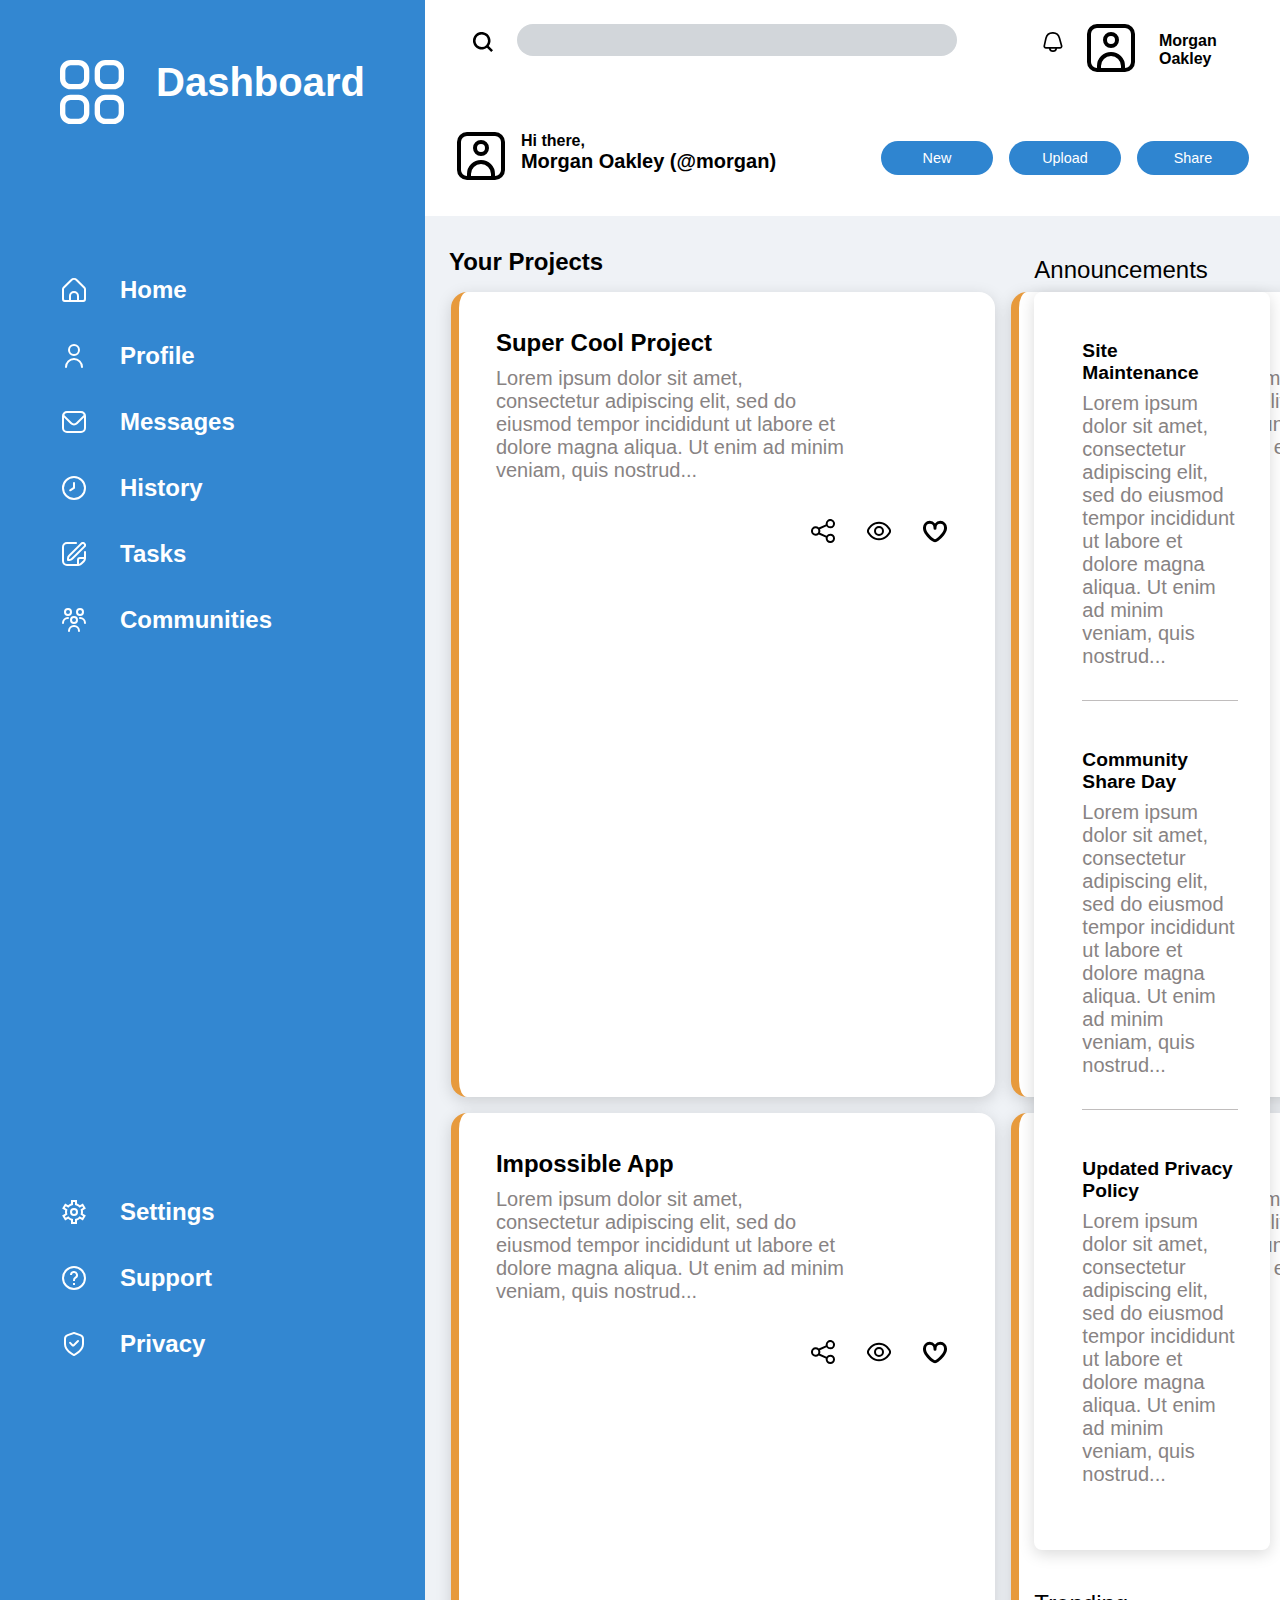
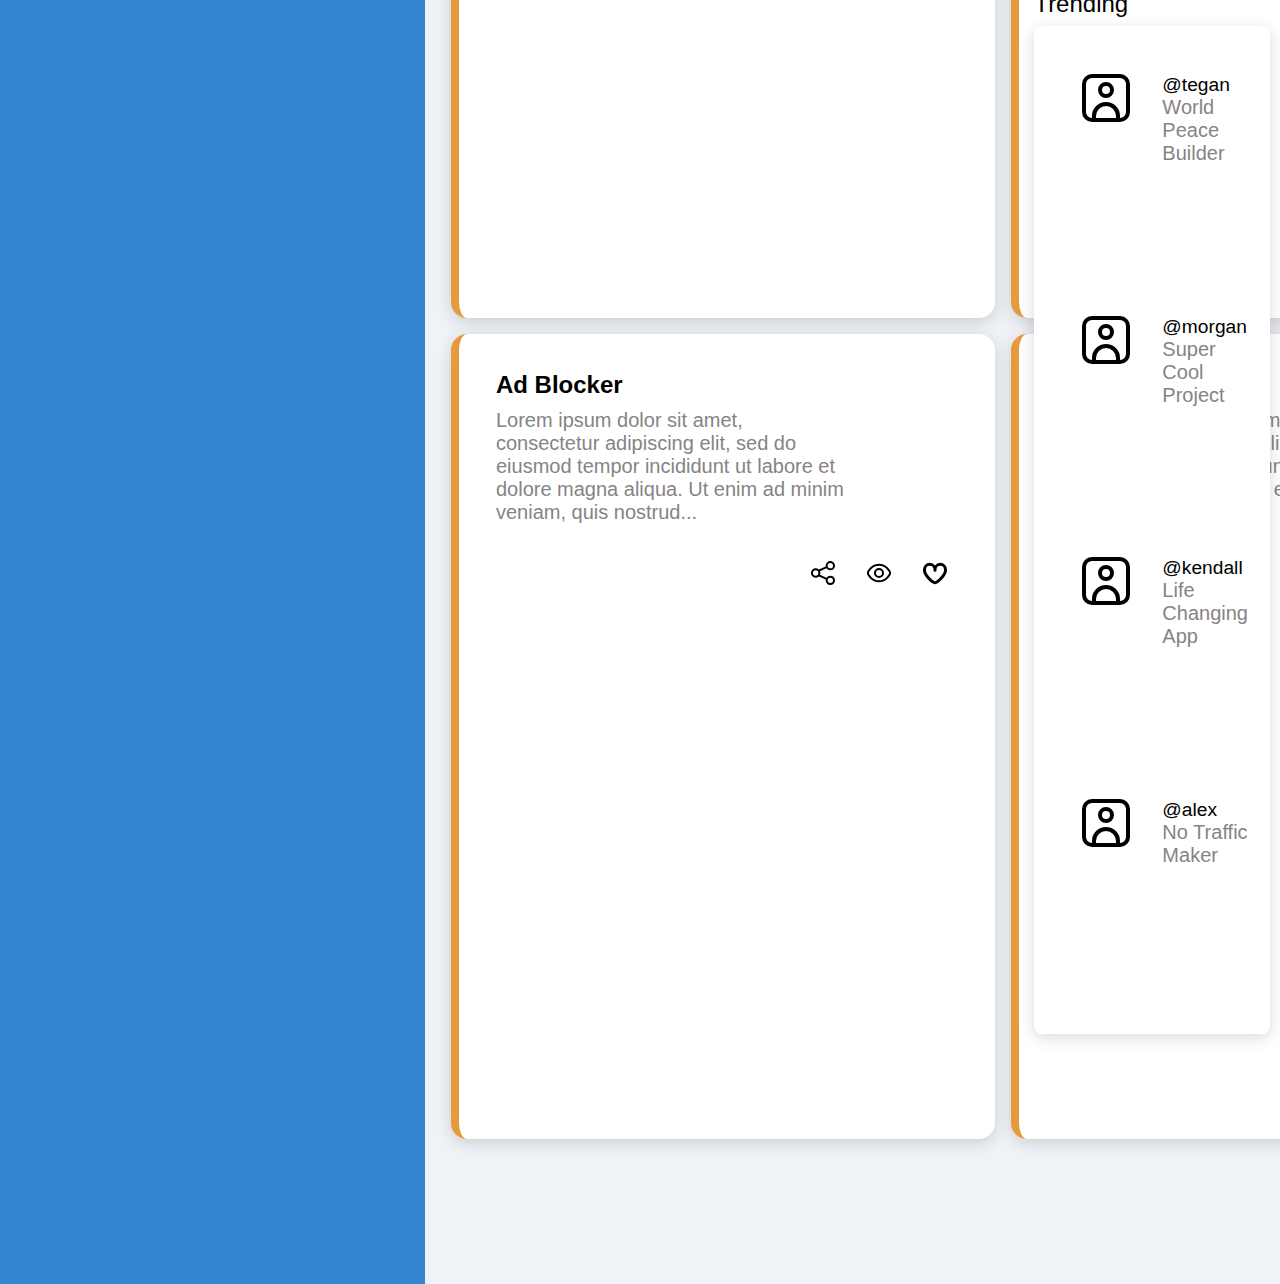
<file: AdminDashboard/index.html>
<!DOCTYPE html>
<html lang="en">
<head>
    <meta charset="UTF-8">
    <meta name="viewport" content="width=device-width, initial-scale=1.0">
    <link rel="stylesheet" href="main.css">
    <title>Admin Dashboard</title>
</head>
<body>
    <div class="body">
        <div class="header-one">
            <div class="searchArea">
                <button id="search-btn" aria-label="Search">
                    <?xml version="1.0" encoding="UTF-8"?>
                    <svg class="search-svg" fill="currentColor" xmlns="http://www.w3.org/2000/svg" id="Isolation_Mode" data-name="Isolation Mode" viewBox="0 0 24 24"><path d="M18.9,16.776A10.539,10.539,0,1,0,16.776,18.9l5.1,5.1L24,21.88ZM10.5,18A7.5,7.5,0,1,1,18,10.5,7.507,7.507,0,0,1,10.5,18Z"/></svg>
                </button>
                <input type="text" name="searchItem" id="searchItem">
            </div>
            <div class="Profile">
                <button id="notification">
                    <?xml version="1.0" encoding="UTF-8"?>
                    <svg class="noti-svg" fill="currentColor" xmlns="http://www.w3.org/2000/svg" viewBox="0 0 24 24"><g id="_01_align_center" data-name="01 align center"><path d="M23.259,16.2l-2.6-9.371A9.321,9.321,0,0,0,2.576,7.3L.565,16.35A3,3,0,0,0,3.493,20H7.1a5,5,0,0,0,9.8,0h3.47a3,3,0,0,0,2.89-3.8ZM12,22a3,3,0,0,1-2.816-2h5.632A3,3,0,0,1,12,22Zm9.165-4.395a.993.993,0,0,1-.8.395H3.493a1,1,0,0,1-.976-1.217l2.011-9.05a7.321,7.321,0,0,1,14.2-.372l2.6,9.371A.993.993,0,0,1,21.165,17.605Z"/></g></svg>
                </button>
                <div class="Avatar">
                    <span><?xml version="1.0" encoding="UTF-8"?>
                        <svg class="user-portrait" xmlns="http://www.w3.org/2000/svg" id="Outline" viewBox="0 0 24 24" width="512" height="512"><path d="M19,0H5A5.006,5.006,0,0,0,0,5V19a5.006,5.006,0,0,0,5,5H19a5.006,5.006,0,0,0,5-5V5A5.006,5.006,0,0,0,19,0ZM7,22V21a5,5,0,0,1,10,0v1Zm15-3a3,3,0,0,1-3,3V21A7,7,0,0,0,5,21v1a3,3,0,0,1-3-3V5A3,3,0,0,1,5,2H19a3,3,0,0,1,3,3Z"/><path d="M12,4a4,4,0,1,0,4,4A4,4,0,0,0,12,4Zm0,6a2,2,0,1,1,2-2A2,2,0,0,1,12,10Z"/></svg>
                        </span>
                </div>
                <div class="Account">
                    <p><a>Morgan Oakley</a></p>
                </div>
            </div>
        </div>

        <div class="header-two">
            <div class="Greetings">
                <div class="Avatar">
                    <span><?xml version="1.0" encoding="UTF-8"?>
                        <svg class="user-portrait" xmlns="http://www.w3.org/2000/svg" id="Outline" viewBox="0 0 24 24" width="512" height="512"><path d="M19,0H5A5.006,5.006,0,0,0,0,5V19a5.006,5.006,0,0,0,5,5H19a5.006,5.006,0,0,0,5-5V5A5.006,5.006,0,0,0,19,0ZM7,22V21a5,5,0,0,1,10,0v1Zm15-3a3,3,0,0,1-3,3V21A7,7,0,0,0,5,21v1a3,3,0,0,1-3-3V5A3,3,0,0,1,5,2H19a3,3,0,0,1,3,3Z"/><path d="M12,4a4,4,0,1,0,4,4A4,4,0,0,0,12,4Zm0,6a2,2,0,1,1,2-2A2,2,0,0,1,12,10Z"/></svg>
                        </span>
                </div>
                <div class="hello">
                    <div>Hi there,</div>
                    <div>Morgan Oakley (@morgan)</div>
                </div>
                
            </div>
            <div class="menu">
                <ul>
                    <li><button class="sub-btn">New</button></li>
                    <li><button class="sub-btn">Upload</button></li>
                    <li><button class="sub-btn">Share</button></li>
                </ul>
            </div>
        </div>

        <div class="sidebar">
            <div class="Dashboard">
                <span><?xml version="1.0" encoding="UTF-8"?>
                    <svg class="db-big-icon" fill="currentColor" xmlns="http://www.w3.org/2000/svg" id="Outline" viewBox="0 0 24 24"><path d="M7,0H4A4,4,0,0,0,0,4V7a4,4,0,0,0,4,4H7a4,4,0,0,0,4-4V4A4,4,0,0,0,7,0ZM9,7A2,2,0,0,1,7,9H4A2,2,0,0,1,2,7V4A2,2,0,0,1,4,2H7A2,2,0,0,1,9,4Z"/><path d="M20,0H17a4,4,0,0,0-4,4V7a4,4,0,0,0,4,4h3a4,4,0,0,0,4-4V4A4,4,0,0,0,20,0Zm2,7a2,2,0,0,1-2,2H17a2,2,0,0,1-2-2V4a2,2,0,0,1,2-2h3a2,2,0,0,1,2,2Z"/><path d="M7,13H4a4,4,0,0,0-4,4v3a4,4,0,0,0,4,4H7a4,4,0,0,0,4-4V17A4,4,0,0,0,7,13Zm2,7a2,2,0,0,1-2,2H4a2,2,0,0,1-2-2V17a2,2,0,0,1,2-2H7a2,2,0,0,1,2,2Z"/><path d="M20,13H17a4,4,0,0,0-4,4v3a4,4,0,0,0,4,4h3a4,4,0,0,0,4-4V17A4,4,0,0,0,20,13Zm2,7a2,2,0,0,1-2,2H17a2,2,0,0,1-2-2V17a2,2,0,0,1,2-2h3a2,2,0,0,1,2,2Z"/></svg>
                    </span>
                <p>Dashboard</p>
            </div>
            <div class="D-menu-One">
                <ul>
                  <li>
                    <div class="Dashboard-option">
                        <span><?xml version="1.0" encoding="UTF-8"?>
                            <svg class="db-icon" fill="currentColor" xmlns="http://www.w3.org/2000/svg" id="Outline" viewBox="0 0 24 24"><path d="M23.121,9.069,15.536,1.483a5.008,5.008,0,0,0-7.072,0L.879,9.069A2.978,2.978,0,0,0,0,11.19v9.817a3,3,0,0,0,3,3H21a3,3,0,0,0,3-3V11.19A2.978,2.978,0,0,0,23.121,9.069ZM15,22.007H9V18.073a3,3,0,0,1,6,0Zm7-1a1,1,0,0,1-1,1H17V18.073a5,5,0,0,0-10,0v3.934H3a1,1,0,0,1-1-1V11.19a1.008,1.008,0,0,1,.293-.707L9.878,2.9a3.008,3.008,0,0,1,4.244,0l7.585,7.586A1.008,1.008,0,0,1,22,11.19Z"/></svg>
                        </span>
                        <span>Home</span>
                    </div>
                  </li>
                  <li>
                    <div class="Dashboard-option">
                        <span><?xml version="1.0" encoding="UTF-8"?>
                            <svg class="db-icon" fill="currentColor" xmlns="http://www.w3.org/2000/svg" id="Outline" viewBox="0 0 24 24"><path d="M12,12A6,6,0,1,0,6,6,6.006,6.006,0,0,0,12,12ZM12,2A4,4,0,1,1,8,6,4,4,0,0,1,12,2Z"/><path d="M12,14a9.01,9.01,0,0,0-9,9,1,1,0,0,0,2,0,7,7,0,0,1,14,0,1,1,0,0,0,2,0A9.01,9.01,0,0,0,12,14Z"/></svg>
                        </span>
                    <span>Profile</span>
                    </div>
                  </li>
                  <li>
                    <div class="Dashboard-option">
                    <span><?xml version="1.0" encoding="UTF-8"?>
                        <svg class="db-icon" fill="currentColor" xmlns="http://www.w3.org/2000/svg" id="Outline" viewBox="0 0 24 24" ><path d="M19,1H5A5.006,5.006,0,0,0,0,6V18a5.006,5.006,0,0,0,5,5H19a5.006,5.006,0,0,0,5-5V6A5.006,5.006,0,0,0,19,1ZM5,3H19a3,3,0,0,1,2.78,1.887l-7.658,7.659a3.007,3.007,0,0,1-4.244,0L2.22,4.887A3,3,0,0,1,5,3ZM19,21H5a3,3,0,0,1-3-3V7.5L8.464,13.96a5.007,5.007,0,0,0,7.072,0L22,7.5V18A3,3,0,0,1,19,21Z"/></svg>
                        </span>
                    <span>Messages</span>
                    </div>
                  </li>
                  <li>
                    <div class="Dashboard-option">
                    <span><?xml version="1.0" encoding="UTF-8"?>
                        <svg class="db-icon" fill="currentColor"  xmlns="http://www.w3.org/2000/svg" id="Outline" viewBox="0 0 24 24" ><path d="M12,0A12,12,0,1,0,24,12,12.013,12.013,0,0,0,12,0Zm0,22A10,10,0,1,1,22,12,10.011,10.011,0,0,1,12,22Z"/><path d="M12,6a1,1,0,0,0-1,1v4.325L7.629,13.437a1,1,0,0,0,1.062,1.7l3.84-2.4A1,1,0,0,0,13,11.879V7A1,1,0,0,0,12,6Z"/></svg>
                        </span>
                    <span>History</span>
                    </div>
                  </li>
                  <li>
                    <div class="Dashboard-option">
                    <span><?xml version="1.0" encoding="UTF-8"?>
                        <svg class="db-icon" fill="currentColor" xmlns="http://www.w3.org/2000/svg" id="Outline" viewBox="0 0 24 24"><path d="M18.656.93,6.464,13.122A4.966,4.966,0,0,0,5,16.657V18a1,1,0,0,0,1,1H7.343a4.966,4.966,0,0,0,3.535-1.464L23.07,5.344a3.125,3.125,0,0,0,0-4.414A3.194,3.194,0,0,0,18.656.93Zm3,3L9.464,16.122A3.02,3.02,0,0,1,7.343,17H7v-.343a3.02,3.02,0,0,1,.878-2.121L20.07,2.344a1.148,1.148,0,0,1,1.586,0A1.123,1.123,0,0,1,21.656,3.93Z"/><path d="M23,8.979a1,1,0,0,0-1,1V15H18a3,3,0,0,0-3,3v4H5a3,3,0,0,1-3-3V5A3,3,0,0,1,5,2h9.042a1,1,0,0,0,0-2H5A5.006,5.006,0,0,0,0,5V19a5.006,5.006,0,0,0,5,5H16.343a4.968,4.968,0,0,0,3.536-1.464l2.656-2.658A4.968,4.968,0,0,0,24,16.343V9.979A1,1,0,0,0,23,8.979ZM18.465,21.122a2.975,2.975,0,0,1-1.465.8V18a1,1,0,0,1,1-1h3.925a3.016,3.016,0,0,1-.8,1.464Z"/></svg>
                        </span>
                    <span>Tasks</span>
                    </div>
                  </li>
                  <li>
                    <div class="Dashboard-option">
                    <span><?xml version="1.0" encoding="UTF-8"?>
                        <svg class="db-icon" fill="currentColor" xmlns="http://www.w3.org/2000/svg" id="Layer_1" data-name="Layer 1" viewBox="0 0 24 24"><path d="M12,16a4,4,0,1,1,4-4A4,4,0,0,1,12,16Zm0-6a2,2,0,1,0,2,2A2,2,0,0,0,12,10Zm6,13A6,6,0,0,0,6,23a1,1,0,0,0,2,0,4,4,0,0,1,8,0,1,1,0,0,0,2,0ZM18,8a4,4,0,1,1,4-4A4,4,0,0,1,18,8Zm0-6a2,2,0,1,0,2,2A2,2,0,0,0,18,2Zm6,13a6.006,6.006,0,0,0-6-6,1,1,0,0,0,0,2,4,4,0,0,1,4,4,1,1,0,0,0,2,0ZM6,8a4,4,0,1,1,4-4A4,4,0,0,1,6,8ZM6,2A2,2,0,1,0,8,4,2,2,0,0,0,6,2ZM2,15a4,4,0,0,1,4-4A1,1,0,0,0,6,9a6.006,6.006,0,0,0-6,6,1,1,0,0,0,2,0Z"/></svg>
                        </span>
                    <span>Communities</span>
                    </div>
                  </li>
                </ul>
              
            </div>

            <div class="D-menu-Two">
                <ul>
                    <li>
                        <div class="Dashboard-option">
                            <span><?xml version="1.0" encoding="UTF-8"?>
                                <svg class="db-icon" fill="currentColor" xmlns="http://www.w3.org/2000/svg" viewBox="0 0 24 24"><g id="_01_align_center" data-name="01 align center"><path d="M15,24H9V20.487a9,9,0,0,1-2.849-1.646L3.107,20.6l-3-5.2L3.15,13.645a9.1,9.1,0,0,1,0-3.29L.107,8.6l3-5.2L6.151,5.159A9,9,0,0,1,9,3.513V0h6V3.513a9,9,0,0,1,2.849,1.646L20.893,3.4l3,5.2L20.85,10.355a9.1,9.1,0,0,1,0,3.29L23.893,15.4l-3,5.2-3.044-1.758A9,9,0,0,1,15,20.487Zm-4-2h2V18.973l.751-.194A6.984,6.984,0,0,0,16.994,16.9l.543-.553,2.623,1.515,1-1.732-2.62-1.513.206-.746a7.048,7.048,0,0,0,0-3.75l-.206-.746,2.62-1.513-1-1.732L17.537,7.649,16.994,7.1a6.984,6.984,0,0,0-3.243-1.875L13,5.027V2H11V5.027l-.751.194A6.984,6.984,0,0,0,7.006,7.1l-.543.553L3.84,6.134l-1,1.732L5.46,9.379l-.206.746a7.048,7.048,0,0,0,0,3.75l.206.746L2.84,16.134l1,1.732,2.623-1.515.543.553a6.984,6.984,0,0,0,3.243,1.875l.751.194Zm1-6a4,4,0,1,1,4-4A4,4,0,0,1,12,16Zm0-6a2,2,0,1,0,2,2A2,2,0,0,0,12,10Z"/></g></svg>                            
                                </span>
                            <span>Settings</span>
                        </div>
                    </li>
                    <li>
                        <div class="Dashboard-option">
                            <span><?xml version="1.0" encoding="UTF-8"?>
                                <svg class="db-icon" fill="currentColor" xmlns="http://www.w3.org/2000/svg" viewBox="0 0 24 24"><g id="_01_align_center" data-name="01 align center"><path d="M12,24A12,12,0,1,1,24,12,12.013,12.013,0,0,1,12,24ZM12,2A10,10,0,1,0,22,12,10.011,10.011,0,0,0,12,2Z"/><path d="M13,15H11v-.743a3.954,3.954,0,0,1,1.964-3.5,2,2,0,0,0,1-2.125,2.024,2.024,0,0,0-1.6-1.595A2,2,0,0,0,10,9H8a4,4,0,1,1,5.93,3.505A1.982,1.982,0,0,0,13,14.257Z"/><rect x="11" y="17" width="2" height="2"/></g></svg>
                                </span>
                        <span>Support</span>
                        
                        </div>
                    </li>
                    <li>
                        <div class="Dashboard-option">
                            <span><?xml version="1.0" encoding="UTF-8"?>
                                <svg class="db-icon" fill="currentColor" xmlns="http://www.w3.org/2000/svg" id="Outline" viewBox="0 0 24 24"><path d="M18.581,2.14,12.316.051a1,1,0,0,0-.632,0L5.419,2.14A4.993,4.993,0,0,0,2,6.883V12c0,7.563,9.2,11.74,9.594,11.914a1,1,0,0,0,.812,0C12.8,23.74,22,19.563,22,12V6.883A4.993,4.993,0,0,0,18.581,2.14ZM20,12c0,5.455-6.319,9.033-8,9.889-1.683-.853-8-4.42-8-9.889V6.883A3,3,0,0,1,6.052,4.037L12,2.054l5.948,1.983A3,3,0,0,1,20,6.883Z"/><path d="M15.3,8.3,11.112,12.5,8.868,10.16a1,1,0,1,0-1.441,1.386l2.306,2.4a1.872,1.872,0,0,0,1.345.6h.033a1.873,1.873,0,0,0,1.335-.553l4.272-4.272A1,1,0,0,0,15.3,8.3Z"/></svg>
                                </span>
                            <span>Privacy</span>
                        </div>
                    </li>
                  </ul>
            </div>
        </div>

    <div class="main-field">
        <div class="field-one">
            <span class="field-one-title">Your Projects</span>
            <div class="articles">
                <div class="card">
                    <p class="title">Super Cool Project</p>
                    <p>Lorem ipsum dolor sit amet, consectetur adipiscing elit, sed do eiusmod tempor incididunt ut labore et dolore magna aliqua. Ut enim ad minim veniam, quis nostrud...</p>
                    <div class="icons">
                        <span><?xml version="1.0" encoding="UTF-8"?>
                            <svg class="icons-svg" xmlns="http://www.w3.org/2000/svg" viewBox="0 0 24 24" width="512" height="512"><g id="_01_align_center" data-name="01 align center"><path d="M19.333,14.667a4.66,4.66,0,0,0-3.839,2.024L8.985,13.752a4.574,4.574,0,0,0,.005-3.488l6.5-2.954a4.66,4.66,0,1,0-.827-2.643,4.633,4.633,0,0,0,.08.786L7.833,8.593a4.668,4.668,0,1,0-.015,6.827l6.928,3.128a4.736,4.736,0,0,0-.079.785,4.667,4.667,0,1,0,4.666-4.666ZM19.333,2a2.667,2.667,0,1,1-2.666,2.667A2.669,2.669,0,0,1,19.333,2ZM4.667,14.667A2.667,2.667,0,1,1,7.333,12,2.67,2.67,0,0,1,4.667,14.667ZM19.333,22A2.667,2.667,0,1,1,22,19.333,2.669,2.669,0,0,1,19.333,22Z"/></g></svg>
                        </span>
                        <span><?xml version="1.0" encoding="UTF-8"?>
                            <svg class="icons-svg" xmlns="http://www.w3.org/2000/svg" id="Outline" viewBox="0 0 24 24" width="512" height="512"><path d="M23.271,9.419C21.72,6.893,18.192,2.655,12,2.655S2.28,6.893.729,9.419a4.908,4.908,0,0,0,0,5.162C2.28,17.107,5.808,21.345,12,21.345s9.72-4.238,11.271-6.764A4.908,4.908,0,0,0,23.271,9.419Zm-1.705,4.115C20.234,15.7,17.219,19.345,12,19.345S3.766,15.7,2.434,13.534a2.918,2.918,0,0,1,0-3.068C3.766,8.3,6.781,4.655,12,4.655s8.234,3.641,9.566,5.811A2.918,2.918,0,0,1,21.566,13.534Z"/><path d="M12,7a5,5,0,1,0,5,5A5.006,5.006,0,0,0,12,7Zm0,8a3,3,0,1,1,3-3A3,3,0,0,1,12,15Z"/></svg>
                        </span>
                        <span><?xml version="1.0" encoding="UTF-8"?>
                            <svg class="icons-svg" xmlns="http://www.w3.org/2000/svg" id="Outline" viewBox="0 0 24 24" width="512" height="512"><path d="M17.25,1.851A6.568,6.568,0,0,0,12,4.558,6.568,6.568,0,0,0,6.75,1.851,7.035,7.035,0,0,0,0,9.126c0,4.552,4.674,9.425,8.6,12.712a5.29,5.29,0,0,0,6.809,0c3.922-3.287,8.6-8.16,8.6-12.712A7.035,7.035,0,0,0,17.25,1.851ZM13.477,19.539a2.294,2.294,0,0,1-2.955,0C5.742,15.531,3,11.736,3,9.126A4.043,4.043,0,0,1,6.75,4.851,4.043,4.043,0,0,1,10.5,9.126a1.5,1.5,0,0,0,3,0,4.043,4.043,0,0,1,3.75-4.275A4.043,4.043,0,0,1,21,9.126C21,11.736,18.258,15.531,13.477,19.539Z"/></svg>
                            </span>
                    </div>
                </div>
                <div class="card">
                    <p class="title">Less Cool Project</p>
                    <p>Lorem ipsum dolor sit amet, consectetur adipiscing elit, sed do eiusmod tempor incididunt ut labore et dolore magna aliqua. Ut enim ad minim veniam, quis nostrud...</p>
                    <div class="icons">
                        <span><?xml version="1.0" encoding="UTF-8"?>
                            <svg class="icons-svg" xmlns="http://www.w3.org/2000/svg" viewBox="0 0 24 24" width="512" height="512"><g id="_01_align_center" data-name="01 align center"><path d="M19.333,14.667a4.66,4.66,0,0,0-3.839,2.024L8.985,13.752a4.574,4.574,0,0,0,.005-3.488l6.5-2.954a4.66,4.66,0,1,0-.827-2.643,4.633,4.633,0,0,0,.08.786L7.833,8.593a4.668,4.668,0,1,0-.015,6.827l6.928,3.128a4.736,4.736,0,0,0-.079.785,4.667,4.667,0,1,0,4.666-4.666ZM19.333,2a2.667,2.667,0,1,1-2.666,2.667A2.669,2.669,0,0,1,19.333,2ZM4.667,14.667A2.667,2.667,0,1,1,7.333,12,2.67,2.67,0,0,1,4.667,14.667ZM19.333,22A2.667,2.667,0,1,1,22,19.333,2.669,2.669,0,0,1,19.333,22Z"/></g></svg>
                        </span>
                        <span><?xml version="1.0" encoding="UTF-8"?>
                            <svg class="icons-svg" xmlns="http://www.w3.org/2000/svg" id="Outline" viewBox="0 0 24 24" width="512" height="512"><path d="M23.271,9.419C21.72,6.893,18.192,2.655,12,2.655S2.28,6.893.729,9.419a4.908,4.908,0,0,0,0,5.162C2.28,17.107,5.808,21.345,12,21.345s9.72-4.238,11.271-6.764A4.908,4.908,0,0,0,23.271,9.419Zm-1.705,4.115C20.234,15.7,17.219,19.345,12,19.345S3.766,15.7,2.434,13.534a2.918,2.918,0,0,1,0-3.068C3.766,8.3,6.781,4.655,12,4.655s8.234,3.641,9.566,5.811A2.918,2.918,0,0,1,21.566,13.534Z"/><path d="M12,7a5,5,0,1,0,5,5A5.006,5.006,0,0,0,12,7Zm0,8a3,3,0,1,1,3-3A3,3,0,0,1,12,15Z"/></svg>
                        </span>
                        <span><?xml version="1.0" encoding="UTF-8"?>
                            <svg class="icons-svg" xmlns="http://www.w3.org/2000/svg" id="Outline" viewBox="0 0 24 24" width="512" height="512"><path d="M17.25,1.851A6.568,6.568,0,0,0,12,4.558,6.568,6.568,0,0,0,6.75,1.851,7.035,7.035,0,0,0,0,9.126c0,4.552,4.674,9.425,8.6,12.712a5.29,5.29,0,0,0,6.809,0c3.922-3.287,8.6-8.16,8.6-12.712A7.035,7.035,0,0,0,17.25,1.851ZM13.477,19.539a2.294,2.294,0,0,1-2.955,0C5.742,15.531,3,11.736,3,9.126A4.043,4.043,0,0,1,6.75,4.851,4.043,4.043,0,0,1,10.5,9.126a1.5,1.5,0,0,0,3,0,4.043,4.043,0,0,1,3.75-4.275A4.043,4.043,0,0,1,21,9.126C21,11.736,18.258,15.531,13.477,19.539Z"/></svg>
                            </span>
                    </div>
                </div>
                <div class="card">
                    <p class="title">Impossible App</p>
                    <p>Lorem ipsum dolor sit amet, consectetur adipiscing elit, sed do eiusmod tempor incididunt ut labore et dolore magna aliqua. Ut enim ad minim veniam, quis nostrud...</p>
                    <div class="icons">
                        <span><?xml version="1.0" encoding="UTF-8"?>
                            <svg class="icons-svg" xmlns="http://www.w3.org/2000/svg" viewBox="0 0 24 24" width="512" height="512"><g id="_01_align_center" data-name="01 align center"><path d="M19.333,14.667a4.66,4.66,0,0,0-3.839,2.024L8.985,13.752a4.574,4.574,0,0,0,.005-3.488l6.5-2.954a4.66,4.66,0,1,0-.827-2.643,4.633,4.633,0,0,0,.08.786L7.833,8.593a4.668,4.668,0,1,0-.015,6.827l6.928,3.128a4.736,4.736,0,0,0-.079.785,4.667,4.667,0,1,0,4.666-4.666ZM19.333,2a2.667,2.667,0,1,1-2.666,2.667A2.669,2.669,0,0,1,19.333,2ZM4.667,14.667A2.667,2.667,0,1,1,7.333,12,2.67,2.67,0,0,1,4.667,14.667ZM19.333,22A2.667,2.667,0,1,1,22,19.333,2.669,2.669,0,0,1,19.333,22Z"/></g></svg>
                        </span>
                        <span><?xml version="1.0" encoding="UTF-8"?>
                            <svg class="icons-svg" xmlns="http://www.w3.org/2000/svg" id="Outline" viewBox="0 0 24 24" width="512" height="512"><path d="M23.271,9.419C21.72,6.893,18.192,2.655,12,2.655S2.28,6.893.729,9.419a4.908,4.908,0,0,0,0,5.162C2.28,17.107,5.808,21.345,12,21.345s9.72-4.238,11.271-6.764A4.908,4.908,0,0,0,23.271,9.419Zm-1.705,4.115C20.234,15.7,17.219,19.345,12,19.345S3.766,15.7,2.434,13.534a2.918,2.918,0,0,1,0-3.068C3.766,8.3,6.781,4.655,12,4.655s8.234,3.641,9.566,5.811A2.918,2.918,0,0,1,21.566,13.534Z"/><path d="M12,7a5,5,0,1,0,5,5A5.006,5.006,0,0,0,12,7Zm0,8a3,3,0,1,1,3-3A3,3,0,0,1,12,15Z"/></svg>
                        </span>
                        <span><?xml version="1.0" encoding="UTF-8"?>
                            <svg class="icons-svg" xmlns="http://www.w3.org/2000/svg" id="Outline" viewBox="0 0 24 24" width="512" height="512"><path d="M17.25,1.851A6.568,6.568,0,0,0,12,4.558,6.568,6.568,0,0,0,6.75,1.851,7.035,7.035,0,0,0,0,9.126c0,4.552,4.674,9.425,8.6,12.712a5.29,5.29,0,0,0,6.809,0c3.922-3.287,8.6-8.16,8.6-12.712A7.035,7.035,0,0,0,17.25,1.851ZM13.477,19.539a2.294,2.294,0,0,1-2.955,0C5.742,15.531,3,11.736,3,9.126A4.043,4.043,0,0,1,6.75,4.851,4.043,4.043,0,0,1,10.5,9.126a1.5,1.5,0,0,0,3,0,4.043,4.043,0,0,1,3.75-4.275A4.043,4.043,0,0,1,21,9.126C21,11.736,18.258,15.531,13.477,19.539Z"/></svg>
                            </span>
                    </div>
                </div>
                <div class="card">
                    <p class="title">Easy Peasy App</p>
                    <p>Lorem ipsum dolor sit amet, consectetur adipiscing elit, sed do eiusmod tempor incididunt ut labore et dolore magna aliqua. Ut enim ad minim veniam, quis nostrud...</p>
                    <div class="icons">
                        <span><?xml version="1.0" encoding="UTF-8"?>
                            <svg class="icons-svg" xmlns="http://www.w3.org/2000/svg" viewBox="0 0 24 24" width="512" height="512"><g id="_01_align_center" data-name="01 align center"><path d="M19.333,14.667a4.66,4.66,0,0,0-3.839,2.024L8.985,13.752a4.574,4.574,0,0,0,.005-3.488l6.5-2.954a4.66,4.66,0,1,0-.827-2.643,4.633,4.633,0,0,0,.08.786L7.833,8.593a4.668,4.668,0,1,0-.015,6.827l6.928,3.128a4.736,4.736,0,0,0-.079.785,4.667,4.667,0,1,0,4.666-4.666ZM19.333,2a2.667,2.667,0,1,1-2.666,2.667A2.669,2.669,0,0,1,19.333,2ZM4.667,14.667A2.667,2.667,0,1,1,7.333,12,2.67,2.67,0,0,1,4.667,14.667ZM19.333,22A2.667,2.667,0,1,1,22,19.333,2.669,2.669,0,0,1,19.333,22Z"/></g></svg>
                        </span>
                        <span><?xml version="1.0" encoding="UTF-8"?>
                            <svg class="icons-svg" xmlns="http://www.w3.org/2000/svg" id="Outline" viewBox="0 0 24 24" width="512" height="512"><path d="M23.271,9.419C21.72,6.893,18.192,2.655,12,2.655S2.28,6.893.729,9.419a4.908,4.908,0,0,0,0,5.162C2.28,17.107,5.808,21.345,12,21.345s9.72-4.238,11.271-6.764A4.908,4.908,0,0,0,23.271,9.419Zm-1.705,4.115C20.234,15.7,17.219,19.345,12,19.345S3.766,15.7,2.434,13.534a2.918,2.918,0,0,1,0-3.068C3.766,8.3,6.781,4.655,12,4.655s8.234,3.641,9.566,5.811A2.918,2.918,0,0,1,21.566,13.534Z"/><path d="M12,7a5,5,0,1,0,5,5A5.006,5.006,0,0,0,12,7Zm0,8a3,3,0,1,1,3-3A3,3,0,0,1,12,15Z"/></svg>
                        </span>
                        <span><?xml version="1.0" encoding="UTF-8"?>
                            <svg class="icons-svg" xmlns="http://www.w3.org/2000/svg" id="Outline" viewBox="0 0 24 24" width="512" height="512"><path d="M17.25,1.851A6.568,6.568,0,0,0,12,4.558,6.568,6.568,0,0,0,6.75,1.851,7.035,7.035,0,0,0,0,9.126c0,4.552,4.674,9.425,8.6,12.712a5.29,5.29,0,0,0,6.809,0c3.922-3.287,8.6-8.16,8.6-12.712A7.035,7.035,0,0,0,17.25,1.851ZM13.477,19.539a2.294,2.294,0,0,1-2.955,0C5.742,15.531,3,11.736,3,9.126A4.043,4.043,0,0,1,6.75,4.851,4.043,4.043,0,0,1,10.5,9.126a1.5,1.5,0,0,0,3,0,4.043,4.043,0,0,1,3.75-4.275A4.043,4.043,0,0,1,21,9.126C21,11.736,18.258,15.531,13.477,19.539Z"/></svg>
                            </span>
                    </div>
                </div>

                <div class="card">
                    <p class="title">Ad Blocker</p>
                    <p>Lorem ipsum dolor sit amet, consectetur adipiscing elit, sed do eiusmod tempor incididunt ut labore et dolore magna aliqua. Ut enim ad minim veniam, quis nostrud...</p>
                    <div class="icons">
                        <span><?xml version="1.0" encoding="UTF-8"?>
                            <svg class="icons-svg" xmlns="http://www.w3.org/2000/svg" viewBox="0 0 24 24" width="512" height="512"><g id="_01_align_center" data-name="01 align center"><path d="M19.333,14.667a4.66,4.66,0,0,0-3.839,2.024L8.985,13.752a4.574,4.574,0,0,0,.005-3.488l6.5-2.954a4.66,4.66,0,1,0-.827-2.643,4.633,4.633,0,0,0,.08.786L7.833,8.593a4.668,4.668,0,1,0-.015,6.827l6.928,3.128a4.736,4.736,0,0,0-.079.785,4.667,4.667,0,1,0,4.666-4.666ZM19.333,2a2.667,2.667,0,1,1-2.666,2.667A2.669,2.669,0,0,1,19.333,2ZM4.667,14.667A2.667,2.667,0,1,1,7.333,12,2.67,2.67,0,0,1,4.667,14.667ZM19.333,22A2.667,2.667,0,1,1,22,19.333,2.669,2.669,0,0,1,19.333,22Z"/></g></svg>
                        </span>
                        <span><?xml version="1.0" encoding="UTF-8"?>
                            <svg class="icons-svg" xmlns="http://www.w3.org/2000/svg" id="Outline" viewBox="0 0 24 24" width="512" height="512"><path d="M23.271,9.419C21.72,6.893,18.192,2.655,12,2.655S2.28,6.893.729,9.419a4.908,4.908,0,0,0,0,5.162C2.28,17.107,5.808,21.345,12,21.345s9.72-4.238,11.271-6.764A4.908,4.908,0,0,0,23.271,9.419Zm-1.705,4.115C20.234,15.7,17.219,19.345,12,19.345S3.766,15.7,2.434,13.534a2.918,2.918,0,0,1,0-3.068C3.766,8.3,6.781,4.655,12,4.655s8.234,3.641,9.566,5.811A2.918,2.918,0,0,1,21.566,13.534Z"/><path d="M12,7a5,5,0,1,0,5,5A5.006,5.006,0,0,0,12,7Zm0,8a3,3,0,1,1,3-3A3,3,0,0,1,12,15Z"/></svg>
                        </span>
                        <span><?xml version="1.0" encoding="UTF-8"?>
                            <svg class="icons-svg" xmlns="http://www.w3.org/2000/svg" id="Outline" viewBox="0 0 24 24" width="512" height="512"><path d="M17.25,1.851A6.568,6.568,0,0,0,12,4.558,6.568,6.568,0,0,0,6.75,1.851,7.035,7.035,0,0,0,0,9.126c0,4.552,4.674,9.425,8.6,12.712a5.29,5.29,0,0,0,6.809,0c3.922-3.287,8.6-8.16,8.6-12.712A7.035,7.035,0,0,0,17.25,1.851ZM13.477,19.539a2.294,2.294,0,0,1-2.955,0C5.742,15.531,3,11.736,3,9.126A4.043,4.043,0,0,1,6.75,4.851,4.043,4.043,0,0,1,10.5,9.126a1.5,1.5,0,0,0,3,0,4.043,4.043,0,0,1,3.75-4.275A4.043,4.043,0,0,1,21,9.126C21,11.736,18.258,15.531,13.477,19.539Z"/></svg>
                            </span>
                    </div>
                </div>

                <div class="card">
                    <p class="title">Money Maker</p>
                    <p>Lorem ipsum dolor sit amet, consectetur adipiscing elit, sed do eiusmod tempor incididunt ut labore et dolore magna aliqua. Ut enim ad minim veniam, quis nostrud...</p>
                    <div class="icons">
                        <span><?xml version="1.0" encoding="UTF-8"?>
                            <svg class="icons-svg" xmlns="http://www.w3.org/2000/svg" viewBox="0 0 24 24" width="512" height="512"><g id="_01_align_center" data-name="01 align center"><path d="M19.333,14.667a4.66,4.66,0,0,0-3.839,2.024L8.985,13.752a4.574,4.574,0,0,0,.005-3.488l6.5-2.954a4.66,4.66,0,1,0-.827-2.643,4.633,4.633,0,0,0,.08.786L7.833,8.593a4.668,4.668,0,1,0-.015,6.827l6.928,3.128a4.736,4.736,0,0,0-.079.785,4.667,4.667,0,1,0,4.666-4.666ZM19.333,2a2.667,2.667,0,1,1-2.666,2.667A2.669,2.669,0,0,1,19.333,2ZM4.667,14.667A2.667,2.667,0,1,1,7.333,12,2.67,2.67,0,0,1,4.667,14.667ZM19.333,22A2.667,2.667,0,1,1,22,19.333,2.669,2.669,0,0,1,19.333,22Z"/></g></svg>
                        </span>
                        <span><?xml version="1.0" encoding="UTF-8"?>
                            <svg class="icons-svg" xmlns="http://www.w3.org/2000/svg" id="Outline" viewBox="0 0 24 24" width="512" height="512"><path d="M23.271,9.419C21.72,6.893,18.192,2.655,12,2.655S2.28,6.893.729,9.419a4.908,4.908,0,0,0,0,5.162C2.28,17.107,5.808,21.345,12,21.345s9.72-4.238,11.271-6.764A4.908,4.908,0,0,0,23.271,9.419Zm-1.705,4.115C20.234,15.7,17.219,19.345,12,19.345S3.766,15.7,2.434,13.534a2.918,2.918,0,0,1,0-3.068C3.766,8.3,6.781,4.655,12,4.655s8.234,3.641,9.566,5.811A2.918,2.918,0,0,1,21.566,13.534Z"/><path d="M12,7a5,5,0,1,0,5,5A5.006,5.006,0,0,0,12,7Zm0,8a3,3,0,1,1,3-3A3,3,0,0,1,12,15Z"/></svg>
                        </span>
                        <span><?xml version="1.0" encoding="UTF-8"?>
                            <svg class="icons-svg" xmlns="http://www.w3.org/2000/svg" id="Outline" viewBox="0 0 24 24" width="512" height="512"><path d="M17.25,1.851A6.568,6.568,0,0,0,12,4.558,6.568,6.568,0,0,0,6.75,1.851,7.035,7.035,0,0,0,0,9.126c0,4.552,4.674,9.425,8.6,12.712a5.29,5.29,0,0,0,6.809,0c3.922-3.287,8.6-8.16,8.6-12.712A7.035,7.035,0,0,0,17.25,1.851ZM13.477,19.539a2.294,2.294,0,0,1-2.955,0C5.742,15.531,3,11.736,3,9.126A4.043,4.043,0,0,1,6.75,4.851,4.043,4.043,0,0,1,10.5,9.126a1.5,1.5,0,0,0,3,0,4.043,4.043,0,0,1,3.75-4.275A4.043,4.043,0,0,1,21,9.126C21,11.736,18.258,15.531,13.477,19.539Z"/></svg>
                            </span>
                    </div>
                </div>

            </div>

        </div>
        <div class="field-two">
            <span class="field-two-title">Announcements</span>
            <div class="announcements">
                <div class="piece">
                    <p class="title">Site Maintenance</p>
                    <p>Lorem ipsum dolor sit amet, consectetur adipiscing elit, sed do eiusmod tempor incididunt ut labore et dolore magna aliqua. Ut enim ad minim veniam, quis nostrud...</p>
                </div>
                <div class="piece">
                    <p class="title">Community Share Day</p>
                    <p>Lorem ipsum dolor sit amet, consectetur adipiscing elit, sed do eiusmod tempor incididunt ut labore et dolore magna aliqua. Ut enim ad minim veniam, quis nostrud...</p>
                </div>
    
                <div class="piece">
                    <p class="title">Updated Privacy Policy</p>
                    <p>Lorem ipsum dolor sit amet, consectetur adipiscing elit, sed do eiusmod tempor incididunt ut labore et dolore magna aliqua. Ut enim ad minim veniam, quis nostrud...</p>
                </div>
            </div>
        </div>
    
        <div class="field-three">
            <span class="field-three-title">Trending</span>
            <div class="user-list">
                <ul>
                    <li>
                        <div class="userlist-item">
                            <span><?xml version="1.0" encoding="UTF-8"?>
                                <svg class="user-portrait" xmlns="http://www.w3.org/2000/svg" id="Outline" viewBox="0 0 24 24" width="512" height="512"><path d="M19,0H5A5.006,5.006,0,0,0,0,5V19a5.006,5.006,0,0,0,5,5H19a5.006,5.006,0,0,0,5-5V5A5.006,5.006,0,0,0,19,0ZM7,22V21a5,5,0,0,1,10,0v1Zm15-3a3,3,0,0,1-3,3V21A7,7,0,0,0,5,21v1a3,3,0,0,1-3-3V5A3,3,0,0,1,5,2H19a3,3,0,0,1,3,3Z"/><path d="M12,4a4,4,0,1,0,4,4A4,4,0,0,0,12,4Zm0,6a2,2,0,1,1,2-2A2,2,0,0,1,12,10Z"/></svg>
                                </span>
                            <div>
                                <p class="username">@tegan</p>
                                <p class="group">World Peace Builder</p>
                            </div>
                            
                        </div>
                    </li>
                    <li>
                        <div class="userlist-item">
                            <span><?xml version="1.0" encoding="UTF-8"?>
                                <svg class="user-portrait" xmlns="http://www.w3.org/2000/svg" id="Outline" viewBox="0 0 24 24" width="512" height="512"><path d="M19,0H5A5.006,5.006,0,0,0,0,5V19a5.006,5.006,0,0,0,5,5H19a5.006,5.006,0,0,0,5-5V5A5.006,5.006,0,0,0,19,0ZM7,22V21a5,5,0,0,1,10,0v1Zm15-3a3,3,0,0,1-3,3V21A7,7,0,0,0,5,21v1a3,3,0,0,1-3-3V5A3,3,0,0,1,5,2H19a3,3,0,0,1,3,3Z"/><path d="M12,4a4,4,0,1,0,4,4A4,4,0,0,0,12,4Zm0,6a2,2,0,1,1,2-2A2,2,0,0,1,12,10Z"/></svg>
                                </span>
                            <div>
                                <p class="username">@morgan</p>
                                <p class="group">Super Cool Project</p>
                            </div>
                            
                            
                        </div>
                    </li>
                    <li>
                        <div class="userlist-item">
                            <span><?xml version="1.0" encoding="UTF-8"?>
                                <svg class="user-portrait" xmlns="http://www.w3.org/2000/svg" id="Outline" viewBox="0 0 24 24" width="512" height="512"><path d="M19,0H5A5.006,5.006,0,0,0,0,5V19a5.006,5.006,0,0,0,5,5H19a5.006,5.006,0,0,0,5-5V5A5.006,5.006,0,0,0,19,0ZM7,22V21a5,5,0,0,1,10,0v1Zm15-3a3,3,0,0,1-3,3V21A7,7,0,0,0,5,21v1a3,3,0,0,1-3-3V5A3,3,0,0,1,5,2H19a3,3,0,0,1,3,3Z"/><path d="M12,4a4,4,0,1,0,4,4A4,4,0,0,0,12,4Zm0,6a2,2,0,1,1,2-2A2,2,0,0,1,12,10Z"/></svg>
                                </span>
                            <div>
                                <p class="username">@kendall</p>
                                <p class="group">Life Changing App</p>
                            </div>
                        </div>
                    </li>
                    <li>
                        <div class="userlist-item">
                            <span><?xml version="1.0" encoding="UTF-8"?>
                                <svg class="user-portrait" xmlns="http://www.w3.org/2000/svg" id="Outline" viewBox="0 0 24 24" width="512" height="512"><path d="M19,0H5A5.006,5.006,0,0,0,0,5V19a5.006,5.006,0,0,0,5,5H19a5.006,5.006,0,0,0,5-5V5A5.006,5.006,0,0,0,19,0ZM7,22V21a5,5,0,0,1,10,0v1Zm15-3a3,3,0,0,1-3,3V21A7,7,0,0,0,5,21v1a3,3,0,0,1-3-3V5A3,3,0,0,1,5,2H19a3,3,0,0,1,3,3Z"/><path d="M12,4a4,4,0,1,0,4,4A4,4,0,0,0,12,4Zm0,6a2,2,0,1,1,2-2A2,2,0,0,1,12,10Z"/></svg>
                                </span>
                            <div>
                                <p class="username">@alex</p>
                                <p class="group">No Traffic Maker</p>
                            </div>
                            
                        </div>
                    </li>
                </ul>
            </div>
        </div>
        
        

        


    </div>

    


    
</body>
</html>


<!-- </div>
        

                

            </div>
        </div>

        

        </div> -->
</file>
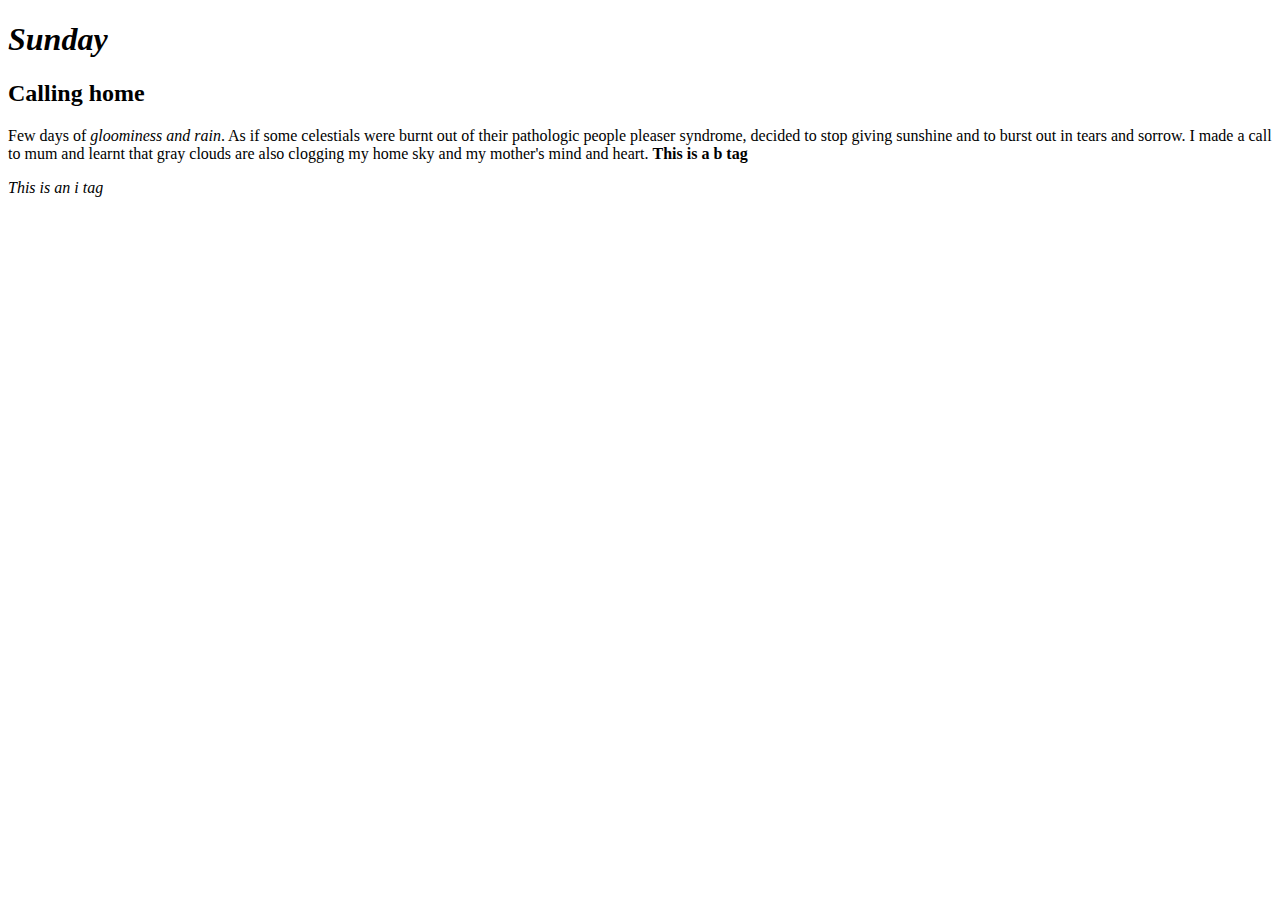
<file: html-boilerplate/index.html>
<!DOCTYPE html>
<html lang="en">
    <head>
        <meta charset="UTF-8">
        <title>My First Webpage</title>
    </head>

    <body>
        <h1><strong><em>Sunday</em></strong></h1>
        <h2>Calling home</h2>
        <p>Few days of <em>gloominess and rain</em>. As if some celestials were burnt out of their pathologic people pleaser syndrome, 
        decided to stop giving sunshine and to burst out in tears and sorrow. I made a call to mum and learnt that gray clouds
        are also clogging my home sky and my mother's mind and heart. <b> This is a b tag</b></p>
        <i> This is an i tag</i>

        <!-- I am a comment -->
         <!-- New comment : Cmd + /-->
    </body>
</html>
</file>
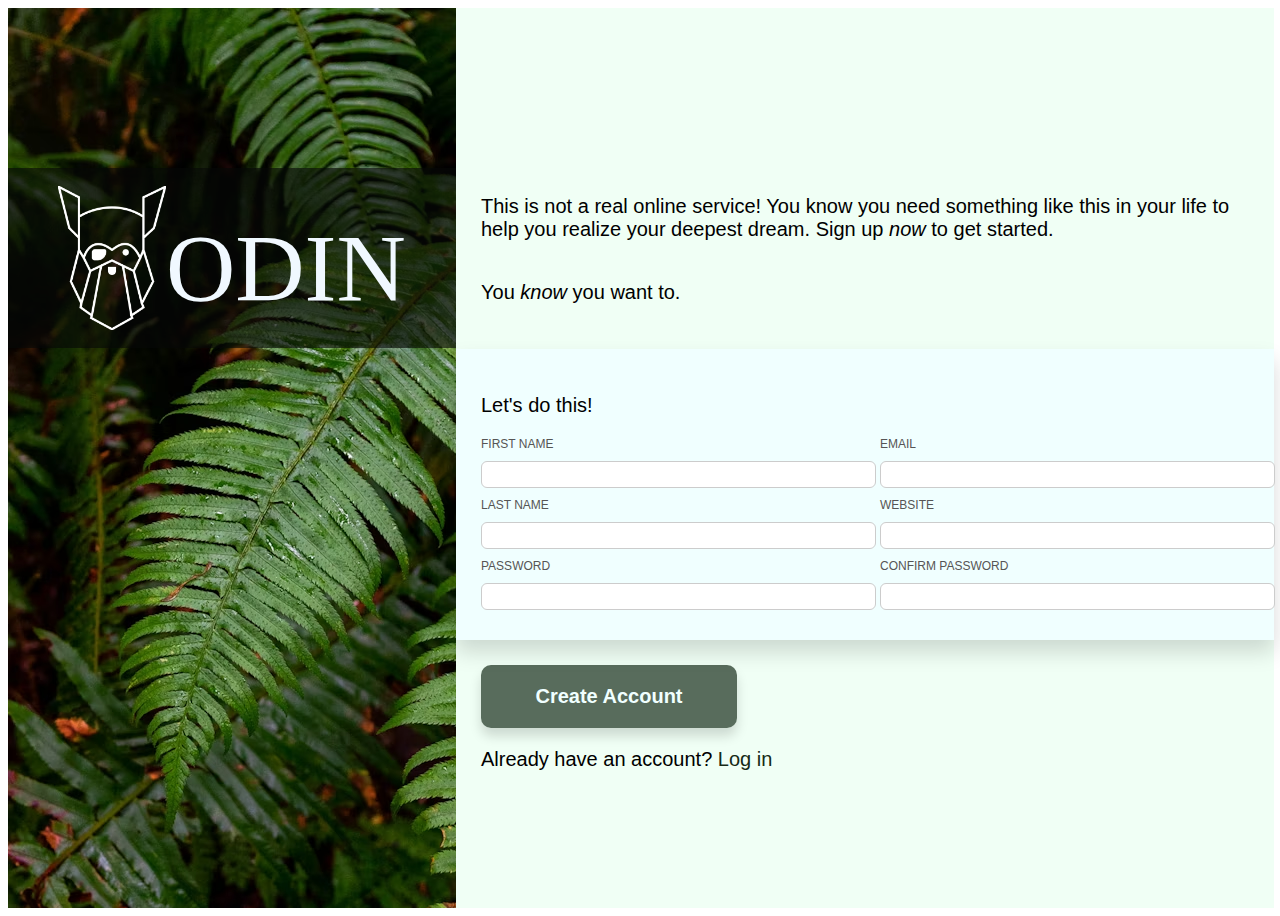
<file: SignUpform/index.html>
<!DOCTYPE html>
<html lang="en">
<head>
    <meta charset="UTF-8">
    <meta name="viewport" content="width=device-width, initial-scale=1.0">
    <link rel="stylesheet" href="main.css">
    <title>Sign Up to feed Dung every day</title>
</head>
<div class="body">
    <div class="backgr">
        <div class="logo">
            <img src="odin-lined.png" class ="logoimg"> 
            <div class="logotext">ODIN</div>
        </div>
        
        
    </div>
    <div class="SignUpField">
        <div class="Header">
            <p>This is not a real online service! You know you need something like this in your life to help you realize your deepest dream. Sign up <em>now</em> to get started.</p>
            <p>You <em>know</em> you want to.</p>

        </div>
        <div class="InfoField">
            <p>Let's do this!</p>
            <form action="#" method="get">
                <div class="formOne">
                    <div>
                        <label for="first_name">FIRST NAME</label>
                    </div>
                        <input type="text" id="first_name" name="first_name">
                    
                    <div>
                        <label for="last_name">LAST NAME</label>
                    </div> 
                        <input type="text" id="last_name" name="last_name">
                    <div>
                        <label for="user_password">PASSWORD</label>
                    </div>
                        <input type="password" id="user_password" name="user_password" required>
                        
                    
                </div>

                <div class="formTwo">
                    <div>
                        <label for="email">EMAIL</label>
                    </div>
                      <input type="email" id="email" name="email">
                    
                    <div>
                        <label for="website">WEBSITE</label>
                    </div>
                    <input type="url" id="website" name="website">

                    <div>
                        <label for="user_password">CONFIRM PASSWORD</label>
                    </div>
                        <input type="password" id="user_password" name="user_password" required>
                
                </div>
                

                
            </form>

        </div>
        <div class="ButtonsField">
            <button class ="createAcct">Create Account</button>
            <p>Already have an account? <a href="https://example.com" class="login">Log in</a></p>

        </div>
    </div>
    
</div>
<body>
    
</body>
</html>
</file>
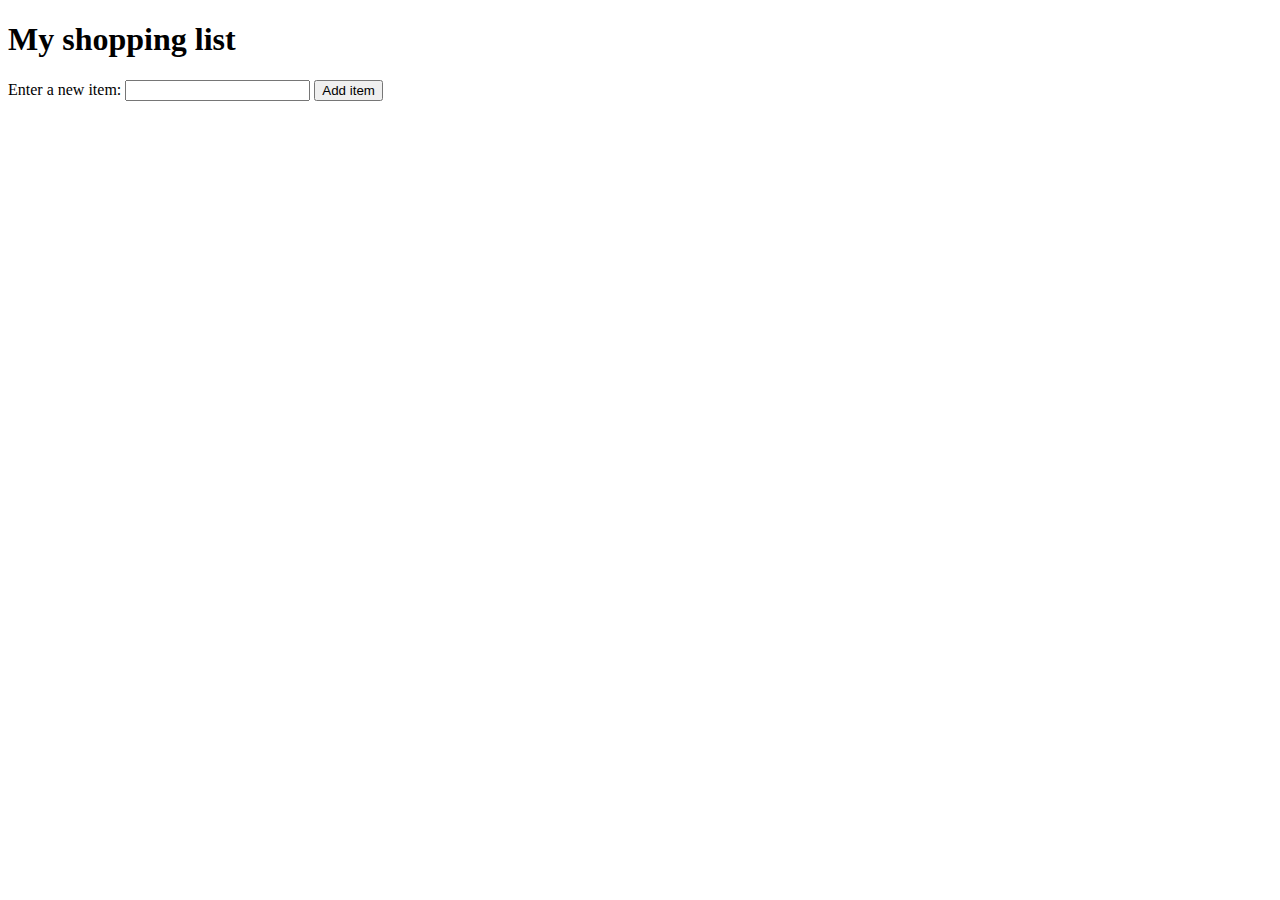
<file: shoppinglist.html>
<!DOCTYPE html>
<html lang="en-US">
  <head>
    <meta charset="utf-8">
    <meta name="viewport" content="width=device-width, initial-scale=1.0">
    <title>Shopping list example</title>
    <style>
      li {
        margin-bottom: 10px;
      }

      li button {
        font-size: 12px;
        margin-left: 20px;
        color: #666;
      }
    </style>
  </head>
  <body>

    <h1>My shopping list</h1>

    <form>
      <label for="item">Enter a new item:</label>
      <input type="text" name="item" id="item">
      <button>Add item</button>
    </form>

    <ul>

    </ul>

    <script>
        const list = document.querySelector('ul');
        const input = document.querySelector('input');
        const button = document.querySelector('button');

        button.addEventListener('click', (e) => {
            e.preventDefault();

            const Item = input.value;
            input.value = '';

            const ListItem = document.createElement('li');
            const span = document.createElement('span');
            const button2 = document.createElement('button');

            ListItem.appendChild(span);
            ListItem.appendChild(button2);
            span.textContent = Item;
            button2.textContent = 'Delete';
            
            list.appendChild(ListItem);
            button2.addEventListener('click', () => {
                list.removeChild(ListItem);

            })
            input.focus();
        });
      
        
        //Set the text content of the span to the input value you saved earlier
        

        
        // set the text content of the button to Delete
        
        
         //Then empty the input field, so the user can type something new. 




    </script>
  </body>
</html>
</file>
<file: AdminDashboard/main.css>
* {
    margin: 0;
    padding: 0;
  }
  

.body {
    display: grid;
    height: 100vh;
    grid-template-columns: 1fr 4fr 1fr;
    grid-template-rows: auto auto 1fr;
    text-align: left;
    font-family: Arial, Helvetica, sans-serif;

}

.header-one {
    display: grid;
    grid-column: 2 / 4;
    background-color: white;
    grid-template-columns: 2fr 1fr;

}

#search-btn{
    width: 1.5rem;
    height: auto;
}
#notification {
    width: 1.5rem;
}

.search-Area {
    display: grid;

    grid-column: 1;

}

input {
    width: 80%;
    height: 1rem;
    padding: 0.5rem;
    background-color: hsl(210, 10%, 84%);
    border: none;
    border-radius: 1.5em;;
}

.Profile {
    display: grid;

    grid-column: 2;

}

.header-two {
    display: grid;
    grid-template-columns: 2fr 1fr;
    grid-column: 2 / 3;
    background-color: white; 

}

.Greetings {
    display: flex;
    gap: 1rem;
    padding: 2rem;
    font-weight: bold;

}
.hello > div:last-child {
    font-size: 1.25rem;

}

.menu {
    display: grid;
    grid-column: 2/4;
}
.menu ul {
    display: grid;
    grid-column: 2;
    grid-template-columns: 1fr 1fr 1fr;
    align-self: center;
    gap: 1em;
    margin-right: 2.5rem;
}

.menu li{
    list-style-type: none;
}
.sub-btn {
    background-color: hsl(208, 63%, 50%);
    border: none;
    color: white;
    font-size: clamp(0.9rem, 1vw, 1.1rem);
    padding: 0.6em 1.2em;
    width: 7rem;
    border-radius: 1.5em;
    cursor: pointer;


}

.sub-btn:active {
    background-color: hsl(208, 63%, 70%)

}
.sub-btn:hover {
    background-color: hsl(208, 63%, 55%)

}
.sidebar {
    display: grid;
    background-color: hsl(208, 63%, 51%);
    grid-template-rows: 1fr 5fr 3fr 6fr;
    color: white;
    grid-column: 1 / 2;
    grid-row: 1/4; 
    padding: 60px;
    gap: 40px;

}

.sidebar li{
    list-style-type: none;
}

.main-field {
    display: grid;
    grid-column: 2 / 4;
    grid-template-columns: 3fr 1fr;
    grid-template-rows: 1fr 1fr;
    background-color: hsl(210, 29%, 95%);


}


.field-one {
    display: grid;
    grid-template-columns: 1fr 1fr;
    grid-template-rows: auto 1fr;
    grid-column: 1;
    grid-row: 1 / 3;
    gap: 1rem; 
    padding: 1rem;
    


}

.icons {
    display: flex;
    gap: 2rem;
    margin-right: 1rem;
    padding-top: 2rem;
    margin-left: 20rem;
}
.icons-svg {
    display: flex;
    flex-direction: column;
    gap: 1rem;
    height: 1.5em;
    width: auto;
    color: black;
} 
.field-one-title{
    font-family: Arial, Helvetica, sans-serif;
    font-size: 1.5rem;
    font-weight: bold;
    margin-top: 1rem;
    margin-left: 0.5rem;
    border: none;
}
.articles {
    display: grid;
    grid-template-columns: 1fr 1fr;
    gap: 1rem;
    grid-column: 1 / 3;
    margin-left: 10px;
    margin-right: 10px;
    height: 95%;
    
}

.articles .card {
    display: flex;
    flex-direction: column;
    background-color: #FFFFFF;
    color: black;
    text-align: center;
    padding: 2rem;
    border-left: 0.5em solid #e79a3d;
    border-radius: 1em;
    box-shadow: 0 4px 16px rgba(0, 0, 0, 0.15);
    
}

.card p {
    color: rgb(136, 131, 131);
    font-weight: normal;
    font-family: Arial, Helvetica, sans-serif;
    font-size: 1.25rem;
    padding: 5px;
    margin-right: 7rem;
    text-align: left;
}
  
.card .title {
    font-family: Arial, Helvetica, sans-serif;
    font-size: 1.5rem;
    font-weight: bold;
    color: black;
    text-align: left;
}

.field-two {
    display: grid;
    grid-template-rows: auto 1fr;
    grid-column: 2;
    font-family: Arial, Helvetica, sans-serif;

}

.field-two-title, .field-three-title {
    font-family: Arial, Helvetica, sans-serif;
    font-size: 1.5rem;
    font-weight: 500;
    margin-top: 2.5rem;
    margin-bottom: 0.5rem;

}
.announcements, .user-list {
    display: grid;
    background-color: #FFFFFF;
    width: 70%;
    padding: 2rem;
    gap: 2rem;
    font-size: 1.25rem;
    border-radius: 0.5rem;
    box-shadow: 0 4px 16px rgba(0, 0, 0, 0.15);
}
.piece .title {
    font-family: Arial, Helvetica, sans-serif;
    font-size: 1.2rem;;
    font-weight: bold;
    color: black;
    text-align: left;
    margin-bottom: 0.5rem;

}
.announcements > div {
    color: rgb(136, 131, 131);
    margin-left: 1rem;
    margin-top: 1rem;
    padding-bottom: 2rem;
    border-bottom: 1px solid #c0bdbd;
}
  
.announcements > div:last-child {
    border-bottom: none;
}

.field-three {
    font-family: Arial, Helvetica, sans-serif;
    display: grid;
    grid-template-rows: auto 1fr;
    grid-row: 2;
    grid-column: 2;

}

.userlist-item {
    color: rgb(136, 131, 131);
    display: flex;
    gap: 2rem;
    

}
.userlist-item > div > p:first-child {
    color: black;
    font-size: 1.2rem;
    
}

.user-list ul{
    margin-left: 1rem;
    margin-top: 1rem;
    display: grid;
    list-style-type: none;
    gap: 1rem;
}


.user-list {
    height: 75%;
}


.Dashboard {
    display: flex;
    font-family: Arial, Helvetica, sans-serif;
    font-weight: bold;
    gap: 2rem;
    font-size: 2.5rem;

    
}


.D-menu-One ul, .D-menu-Two ul {
    display: grid;
    font-family: Arial, Helvetica, sans-serif;
    font-weight: 550;
    gap: 2rem;
    font-size: 1.5rem;
    cursor: pointer;
}
.Dashboard-option {

    display: flex;
    gap: 2rem;
}

button {
    cursor: pointer;
}
.db-icon {
    height: 1em;
    width: auto;
    color: white;
    padding: 2px;

}

.user-portrait {
    height: 3rem;
    width: auto;
    
}
.db-big-icon {
    height: 4rem;
    width: auto;
    color: white;
}

#search-btn, #notification {
    background: none;
    border: none;
    padding: 8px;
    border-radius: 8px;
    cursor: pointer;

}
  
#search-btn, .search-svg, .noti-svg, #notification {
    height: 1.5em;
    width: auto;
    color: black;

}
  
.searchArea, .Profile {
    display: flex;
    margin-left: 2.5rem;
    margin-top: 1.5rem;
    margin-bottom: 1.5rem;
    gap: 1rem;
}

.Profile {
    font-size: 1rem;
    font-weight: bold;
    
}

.Account {
    font-size: 1rem;
    padding: 0.5rem;
}
</file>
<file: SignUpform/main.css>
.body {
    display: flex;
    font-size: 16px;
    margin: 0p;
    height: 100vh;
    font-family: Arial, Helvetica, sans-serif;

}

em {
    font-style: italic;
}

.login {
    color: rgb(22, 42, 22);
    text-decoration: none;
}
.backgr {
    width: 35vw;
    height: 100%;
    display: flex;
    flex-direction: column;
    align-items: center;    /* vertical center the logo-bar */
    justify-content: center;
    background-image: url(backgroundphoto.avif);

}

.logo {
    width: 35vw;           /* horizontal strip width */
    height: 20vh;           /* horizontal strip height */
    margin-top: -400px;
    display: flex;
    align-items: center;
    justify-content: center;
    background-color: hsla(120, 7%, 3%, 0.637);
    font-size: 2rem;
}
.logotext {
    margin-top: 20px;
    text-align: center;
    color: aliceblue;
    font-family: fantasy;
    font-size: 3em ;
}
.logoimg {
    width: auto;
    height: 80%;
}

.SignUpField {
    display: flex;
    flex-direction: column;
    height: 100%;
    width: 65vw;

}

.Header {
    font-size: 1.25rem;
    padding: 25px;
    display: flex;
    flex-direction: column;
    justify-content: flex-end;
    background-color: hsl(140, 100%, 97%) ;
    height: 40vh;

    

}

.InfoField {
    font-size: 1.25rem;
    padding: 25px;
    gap: 20px;
    background-color: azure;
    position: relative;
    z-index: 2;
    height: 30vh;
    box-shadow: 0 12px 20px rgba(0, 0, 0, 0.15);

}

form {
    font-family: Arial, Helvetica, sans-serif;
    font-size: 0.75rem;
    color: #565555;
    display: flex;
    gap: 30px;
    width: 60vw;
}
input{
    width: 100%;
    margin: 5px 0px;
    padding: 5px 12px;
    border-radius: 6px;
    border: 1px solid #ccc;

}
.formOne {
    display: flex;
    width: 50%;
    flex-direction: column;
    flex: 1;
    gap: 5px;
}

.formTwo {
    flex: 1;
    display: flex;
    flex-direction: column;
    gap: 5px;

}


.ButtonsField {
    font-size: 1.25rem;
    padding: 25px;
    background-color: hsl(140, 100%, 97%) ;
    height: 30vh;

}

button {
    background-color: hsla(130, 24%, 19%, 0.753);
    font-size: 1.25rem;
    color: azure;
    font-weight: bold;
    width: 20vw;
    padding: 20px 35px;
    border-radius: 10px;
    border: none;
    cursor: pointer;
    box-shadow: 0 8px 12px rgba(0, 0, 0, 0.15) ;
}
</file>
